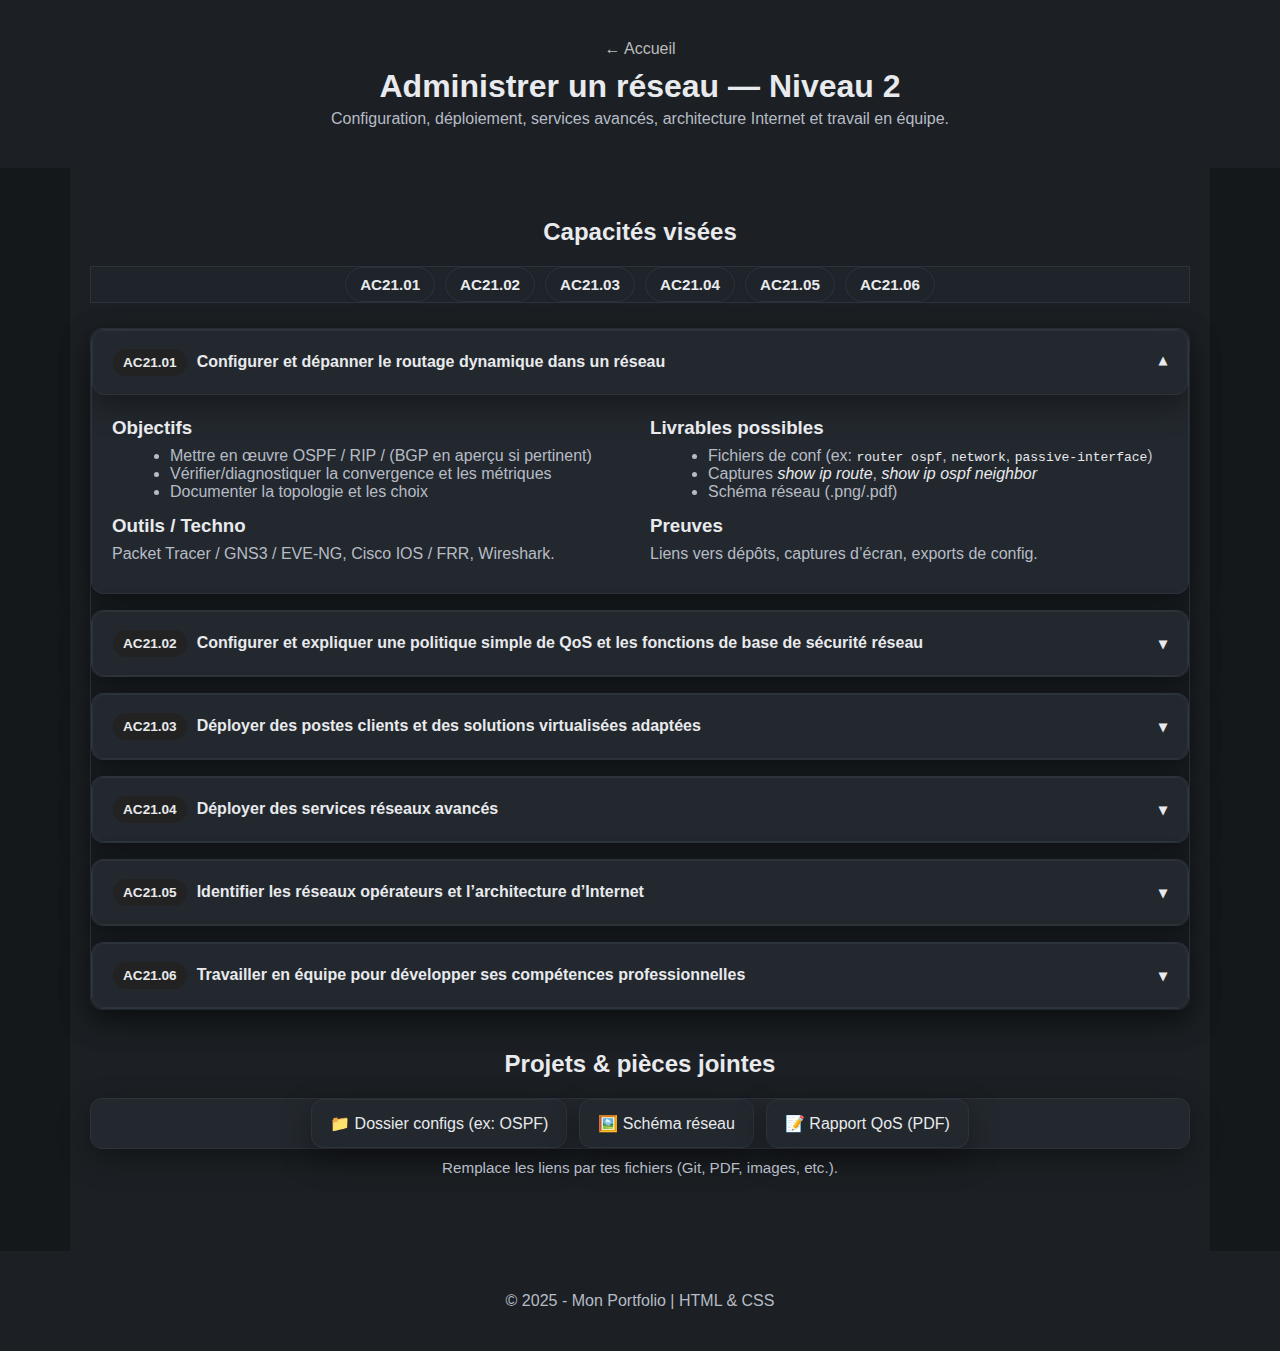
<file: admin.html>
<!DOCTYPE html>
<html lang="fr">
<head>
  <meta charset="UTF-8" />
  <meta name="viewport" content="width=device-width, initial-scale=1.0"/>
  <title>Administrer — Mon Portfolio</title>
  <link rel="stylesheet" href="css/style.css"/>
</head>
<body>
  <header class="subheader">
    <div class="container">
      <a class="backlink" href="index.html">← Accueil</a>
      <h1>Administrer un réseau — Niveau 2</h1>
      <p class="subtitle">
        Configuration, déploiement, services avancés, architecture Internet et travail en équipe.
      </p>
    </div>
  </header>

  <main class="page">
    <!-- Résumé visuel des capacités -->
    <section class="capabilities">
      <h2>Capacités visées</h2>
      <ul class="badges">
        <li class="badge">AC21.01</li>
        <li class="badge">AC21.02</li>
        <li class="badge">AC21.03</li>
        <li class="badge">AC21.04</li>
        <li class="badge">AC21.05</li>
        <li class="badge">AC21.06</li>
      </ul>
    </section>

    <!-- Grille des sections pliables (une par AC) -->
    <section class="accordion-grid">

      <!-- AC21.01 -->
      <details class="accordion" open>
        <summary>
          <span class="tag">AC21.01</span>
          Configurer et dépanner le routage dynamique dans un réseau
        </summary>
        <div class="content">
          <div class="two-col">
            <div>
              <h3>Objectifs</h3>
              <ul>
                <li>Mettre en œuvre OSPF / RIP / (BGP en aperçu si pertinent)</li>
                <li>Vérifier/diagnostiquer la convergence et les métriques</li>
                <li>Documenter la topologie et les choix</li>
              </ul>
              <h3>Outils / Techno</h3>
              <p>Packet Tracer / GNS3 / EVE-NG, Cisco IOS / FRR, Wireshark.</p>
            </div>
            <div>
              <h3>Livrables possibles</h3>
              <ul>
                <li>Fichiers de conf (ex: <code>router ospf</code>, <code>network</code>, <code>passive-interface</code>)</li>
                <li>Captures <em>show ip route</em>, <em>show ip ospf neighbor</em></li>
                <li>Schéma réseau (.png/.pdf)</li>
              </ul>
              <h3>Preuves</h3>
              <p>Liens vers dépôts, captures d’écran, exports de config.</p>
            </div>
          </div>
        </div>
      </details>

      <!-- AC21.02 -->
      <details class="accordion">
        <summary>
          <span class="tag">AC21.02</span>
          Configurer et expliquer une politique simple de QoS et les fonctions de base de sécurité réseau
        </summary>
        <div class="content">
          <div class="two-col">
            <div>
              <h3>Objectifs</h3>
              <ul>
                <li>Classification/Marquage (DSCP), file d’attente, shaping/policing</li>
                <li>Listes de contrôle d’accès (ACL) et concepts de base (NAT, port-security)</li>
              </ul>
              <h3>Outils / Techno</h3>
              <p>Cisco QoS, tc (Linux), iptables/nftables, Wireshark (DSCP).</p>
            </div>
            <div>
              <h3>Livrables possibles</h3>
              <ul>
                <li>Politique QoS documentée (table DSCP → files)</li>
                <li>Extraits de conf (ACL, class-map, policy-map)</li>
                <li>Tests (iperf3) + graphiques latence/débit</li>
              </ul>
              <h3>Preuves</h3>
              <p>Captures de trames, mesures avant/après, mini-rapport explicatif.</p>
            </div>
          </div>
        </div>
      </details>

      <!-- AC21.03 -->
      <details class="accordion">
        <summary>
          <span class="tag">AC21.03</span>
          Déployer des postes clients et des solutions virtualisées adaptées
        </summary>
        <div class="content">
          <div class="two-col">
            <div>
              <h3>Objectifs</h3>
              <ul>
                <li>Images, sysprep, scripts d’install (Windows/Linux)</li>
                <li>Virtualisation (VirtualBox/VMware/Proxmox) & templates</li>
                <li>Durcissement de base (MAJ, comptes, pare-feu)</li>
              </ul>
              <h3>Outils / Techno</h3>
              <p>PXE, MDT/WSUS, Ansible, Cloud-Init, Proxmox/KVM.</p>
            </div>
            <div>
              <h3>Livrables possibles</h3>
              <ul>
                <li>Procédures pas-à-pas (PDF/MD)</li>
                <li>Playbooks / scripts</li>
                <li>Tableau comparatif des choix (RAM, vCPU, stockage)</li>
              </ul>
              <h3>Preuves</h3>
              <p>Captures d’install, inventaire, export VM/template.</p>
            </div>
          </div>
        </div>
      </details>

      <!-- AC21.04 -->
      <details class="accordion">
        <summary>
          <span class="tag">AC21.04</span>
          Déployer des services réseaux avancés
        </summary>
        <div class="content">
          <div class="two-col">
            <div>
              <h3>Objectifs</h3>
              <ul>
                <li>DNS/DHCP, NTP, reverse-proxy, VLAN/Inter-VLAN</li>
                <li>HA/Load-Balancing (selon contexte)</li>
                <li>Supervision de base (SNMP/agents)</li>
              </ul>
              <h3>Outils / Techno</h3>
              <p>Bind/Unbound, Kea/ISC-DHCP, HAProxy/Nginx, NetBox.</p>
            </div>
            <div>
              <h3>Livrables possibles</h3>
              <ul>
                <li>Fichiers de zone DNS, conf DHCP (scopes, réservations)</li>
                <li>Schéma logique des services</li>
                <li>Checklist de validation (tests de résolution/attribution)</li>
              </ul>
              <h3>Preuves</h3>
              <p>Logs, commandes de test (<code>dig</code>, <code>nslookup</code>, <code>ipconfig/lease</code>).</p>
            </div>
          </div>
        </div>
      </details>

      <!-- AC21.05 -->
      <details class="accordion">
        <summary>
          <span class="tag">AC21.05</span>
          Identifier les réseaux opérateurs et l’architecture d’Internet
        </summary>
        <div class="content">
          <div class="two-col">
            <div>
              <h3>Objectifs</h3>
              <ul>
                <li>AS/BGP (haut niveau), IXPs, peering/transit</li>
                <li>Adressage public/privé, RPKI (aperçu)</li>
              </ul>
              <h3>Outils / Techno</h3>
              <p>Traceroute, Looking Glass, RIPEstat, bgp.tools (réf.).</p>
            </div>
            <div>
              <h3>Livrables possibles</h3>
              <ul>
                <li>Carte d’un chemin AS (schéma)</li>
                <li>Mini-dossier explicatif (2–3 pages)</li>
                <li>Étude de cas (FAI local / campus)</li>
              </ul>
              <h3>Preuves</h3>
              <p>Sorties d’outils (traceroute/LG), captures, références.</p>
            </div>
          </div>
        </div>
      </details>

      <!-- AC21.06 -->
      <details class="accordion">
        <summary>
          <span class="tag">AC21.06</span>
          Travailler en équipe pour développer ses compétences professionnelles
        </summary>
        <div class="content">
          <div class="two-col">
            <div>
              <h3>Objectifs</h3>
              <ul>
                <li>Organisation (Kanban/Scrum léger), rôles, livrables</li>
                <li>Versionning & revues (Git)</li>
                <li>Communication & documentation</li>
              </ul>
              <h3>Outils / Techno</h3>
              <p>GitHub/GitLab, Issues/MR, Kanban (Projects/Boards), Wiki.</p>
            </div>
            <div>
              <h3>Livrables possibles</h3>
              <ul>
                <li>Roadmap + issues assignées</li>
                <li>Templates (PR/issue), conventions</li>
                <li>Rétrospective (forces/axes d’amélioration)</li>
              </ul>
              <h3>Preuves</h3>
              <p>Captures de boards, liens de PR, journal de bord.</p>
            </div>
          </div>
        </div>
      </details>

    </section>

    <!-- Zone projets / pièces jointes -->
    <section class="projects">
      <h2>Projets & pièces jointes</h2>
      <div class="cards-attachments">
        <a class="attach-card" href="#" target="_blank" rel="noopener">📁 Dossier configs (ex: OSPF)</a>
        <a class="attach-card" href="#" target="_blank" rel="noopener">🖼️ Schéma réseau</a>
        <a class="attach-card" href="#" target="_blank" rel="noopener">📝 Rapport QoS (PDF)</a>
      </div>
      <p class="hint">Remplace les liens par tes fichiers (Git, PDF, images, etc.).</p>
    </section>
  </main>

  <footer>
    <p>© 2025 - Mon Portfolio | HTML & CSS</p>
  </footer>
</body>
</html>
</file>
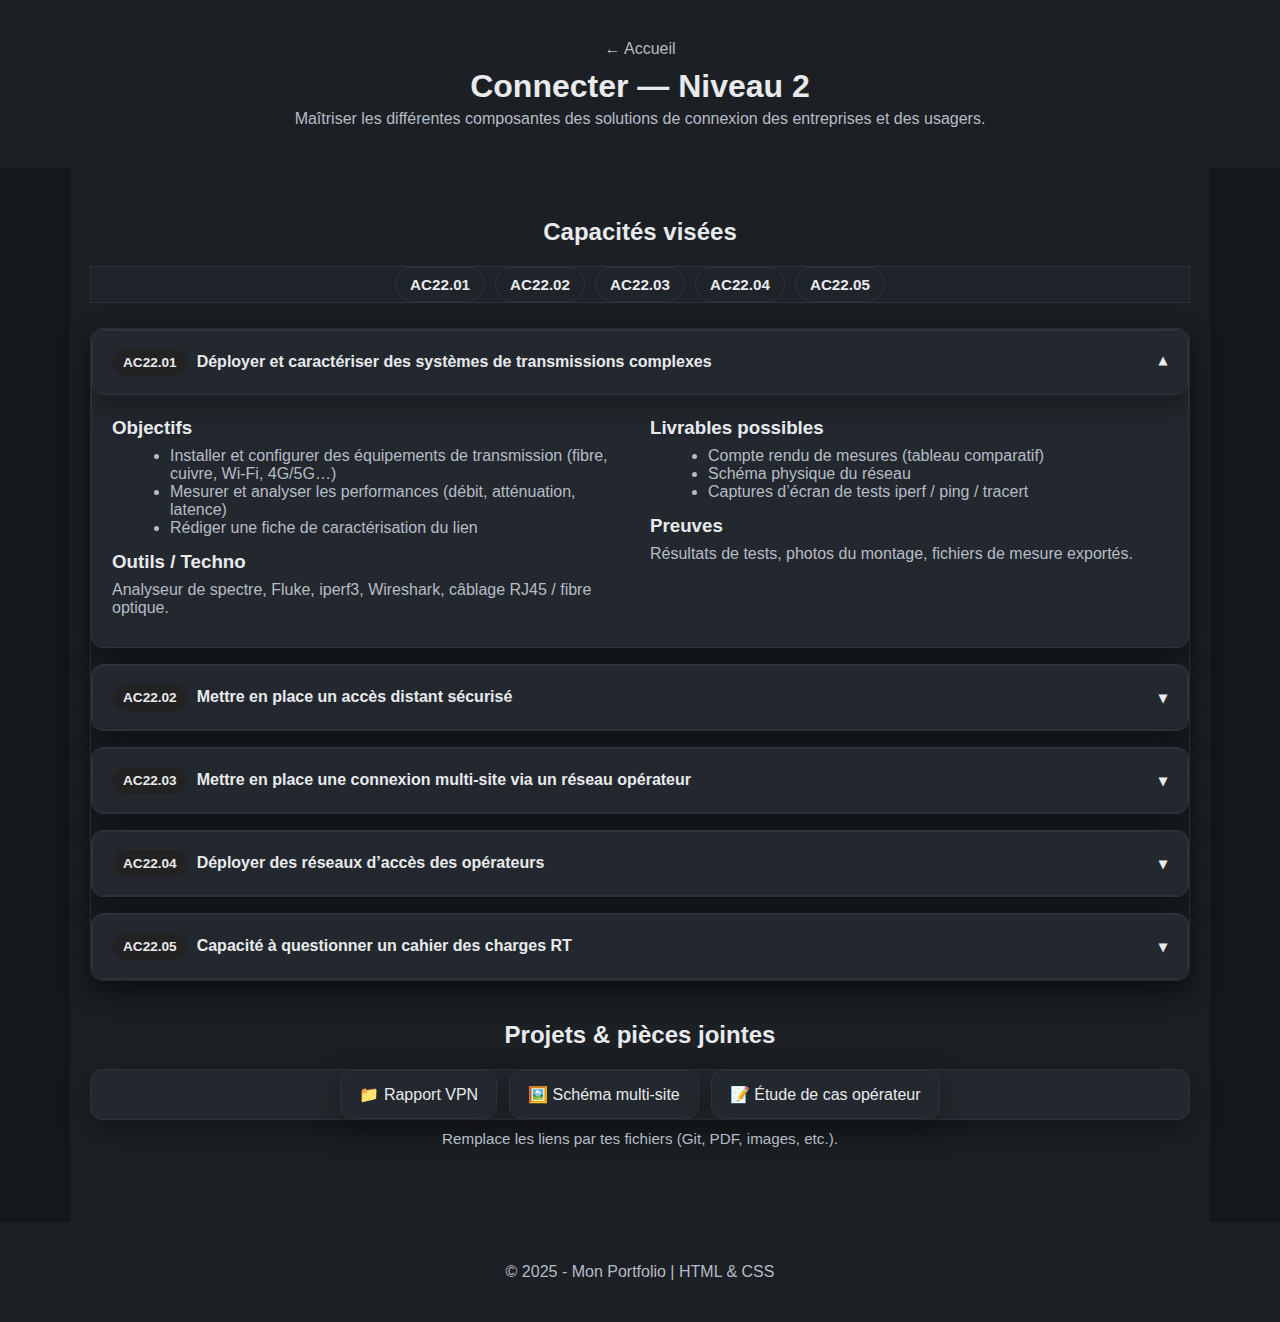
<file: connecter.html>
<!DOCTYPE html>
<html lang="fr">
<head>
  <meta charset="UTF-8" />
  <meta name="viewport" content="width=device-width, initial-scale=1.0"/>
  <title>Connecter — Mon Portfolio</title>
  <link rel="stylesheet" href="css/style.css"/>
</head>
<body>
  <header class="subheader">
    <div class="container">
      <a class="backlink" href="index.html">← Accueil</a>
      <h1>Connecter — Niveau 2</h1>
      <p class="subtitle">
        Maîtriser les différentes composantes des solutions de connexion des entreprises et des usagers.
      </p>
    </div>
  </header>

  <main class="page">
    <!-- Résumé visuel des capacités -->
    <section class="capabilities">
      <h2>Capacités visées</h2>
      <ul class="badges">
        <li class="badge">AC22.01</li>
        <li class="badge">AC22.02</li>
        <li class="badge">AC22.03</li>
        <li class="badge">AC22.04</li>
        <li class="badge">AC22.05</li>
      </ul>
    </section>

    <!-- Grille des sections pliables -->
    <section class="accordion-grid">

      <!-- AC22.01 -->
      <details class="accordion" open>
        <summary>
          <span class="tag">AC22.01</span>
          Déployer et caractériser des systèmes de transmissions complexes
        </summary>
        <div class="content">
          <div class="two-col">
            <div>
              <h3>Objectifs</h3>
              <ul>
                <li>Installer et configurer des équipements de transmission (fibre, cuivre, Wi-Fi, 4G/5G…)</li>
                <li>Mesurer et analyser les performances (débit, atténuation, latence)</li>
                <li>Rédiger une fiche de caractérisation du lien</li>
              </ul>
              <h3>Outils / Techno</h3>
              <p>Analyseur de spectre, Fluke, iperf3, Wireshark, câblage RJ45 / fibre optique.</p>
            </div>
            <div>
              <h3>Livrables possibles</h3>
              <ul>
                <li>Compte rendu de mesures (tableau comparatif)</li>
                <li>Schéma physique du réseau</li>
                <li>Captures d’écran de tests iperf / ping / tracert</li>
              </ul>
              <h3>Preuves</h3>
              <p>Résultats de tests, photos du montage, fichiers de mesure exportés.</p>
            </div>
          </div>
        </div>
      </details>

      <!-- AC22.02 -->
      <details class="accordion">
        <summary>
          <span class="tag">AC22.02</span>
          Mettre en place un accès distant sécurisé
        </summary>
        <div class="content">
          <div class="two-col">
            <div>
              <h3>Objectifs</h3>
              <ul>
                <li>Configurer un VPN site-à-site et/ou client-serveur (OpenVPN, IPsec)</li>
                <li>Gérer l’authentification et les certificats</li>
                <li>Vérifier l’isolation et la sécurité du tunnel</li>
              </ul>
              <h3>Outils / Techno</h3>
              <p>OpenVPN, WireGuard, IPsec, pfSense, Cisco AnyConnect.</p>
            </div>
            <div>
              <h3>Livrables possibles</h3>
              <ul>
                <li>Topologie réseau avec tunnel VPN</li>
                <li>Fichier de configuration (.ovpn / .conf)</li>
                <li>Rapport de test d’accès distant</li>
              </ul>
              <h3>Preuves</h3>
              <p>Captures de connexions VPN, journaux, démonstration vidéo.</p>
            </div>
          </div>
        </div>
      </details>

      <!-- AC22.03 -->
      <details class="accordion">
        <summary>
          <span class="tag">AC22.03</span>
          Mettre en place une connexion multi-site via un réseau opérateur
        </summary>
        <div class="content">
          <div class="two-col">
            <div>
              <h3>Objectifs</h3>
              <ul>
                <li>Configurer un lien WAN entre plusieurs sites</li>
                <li>Mettre en œuvre une interconnexion MPLS ou VPN multi-site</li>
                <li>Assurer la redondance et la supervision</li>
              </ul>
              <h3>Outils / Techno</h3>
              <p>MPLS (simulation), BGP de base, VPN site-à-site, OSPF multi-zone.</p>
            </div>
            <div>
              <h3>Livrables possibles</h3>
              <ul>
                <li>Diagramme multi-site (schéma logique et IP)</li>
                <li>Fichier de configuration des routeurs</li>
                <li>Analyse de performance inter-sites</li>
              </ul>
              <h3>Preuves</h3>
              <p>Sorties de routage, tables BGP/OSPF, résultats de supervision.</p>
            </div>
          </div>
        </div>
      </details>

      <!-- AC22.04 -->
      <details class="accordion">
        <summary>
          <span class="tag">AC22.04</span>
          Déployer des réseaux d’accès des opérateurs
        </summary>
        <div class="content">
          <div class="two-col">
            <div>
              <h3>Objectifs</h3>
              <ul>
                <li>Mettre en œuvre les réseaux FTTH / FTTx et réseaux mobiles</li>
                <li>Découvrir les principes de GPON, VLAN opérateur, QoS opérateur</li>
                <li>Identifier les contraintes physiques et réglementaires</li>
              </ul>
              <h3>Outils / Techno</h3>
              <p>OLT / ONT simulés, VLAN 802.1Q, fibre optique, GPON labs.</p>
            </div>
            <div>
              <h3>Livrables possibles</h3>
              <ul>
                <li>Schéma d’architecture opérateur</li>
                <li>Plan de VLAN opérateur/client</li>
                <li>Mini-dossier explicatif (technologies, protocoles, contraintes)</li>
              </ul>
              <h3>Preuves</h3>
              <p>Photos du câblage, sortie de configuration VLAN, tests de latence.</p>
            </div>
          </div>
        </div>
      </details>

      <!-- AC22.05 -->
      <details class="accordion">
        <summary>
          <span class="tag">AC22.05</span>
          Capacité à questionner un cahier des charges RT
        </summary>
        <div class="content">
          <div class="two-col">
            <div>
              <h3>Objectifs</h3>
              <ul>
                <li>Analyser les besoins techniques d’un cahier des charges réseau</li>
                <li>Identifier les contraintes (délais, budget, technologies)</li>
                <li>Proposer une architecture adaptée</li>
              </ul>
              <h3>Outils / Méthodes</h3>
              <p>Analyse fonctionnelle, diagrammes, modélisation, étude comparative.</p>
            </div>
            <div>
              <h3>Livrables possibles</h3>
              <ul>
                <li>Compte rendu d’analyse</li>
                <li>Proposition d’architecture</li>
                <li>Tableau de synthèse des contraintes et besoins</li>
              </ul>
              <h3>Preuves</h3>
              <p>Document PDF d’étude, tableau récapitulatif, notes de réunion.</p>
            </div>
          </div>
        </div>
      </details>

    </section>

    <!-- Zone projets / pièces jointes -->
    <section class="projects">
      <h2>Projets & pièces jointes</h2>
      <div class="cards-attachments">
        <a class="attach-card" href="#" target="_blank" rel="noopener">📁 Rapport VPN</a>
        <a class="attach-card" href="#" target="_blank" rel="noopener">🖼️ Schéma multi-site</a>
        <a class="attach-card" href="#" target="_blank" rel="noopener">📝 Étude de cas opérateur</a>
      </div>
      <p class="hint">Remplace les liens par tes fichiers (Git, PDF, images, etc.).</p>
    </section>
  </main>

  <footer>
    <p>© 2025 - Mon Portfolio | HTML & CSS</p>
  </footer>
</body>
</html>
</file>
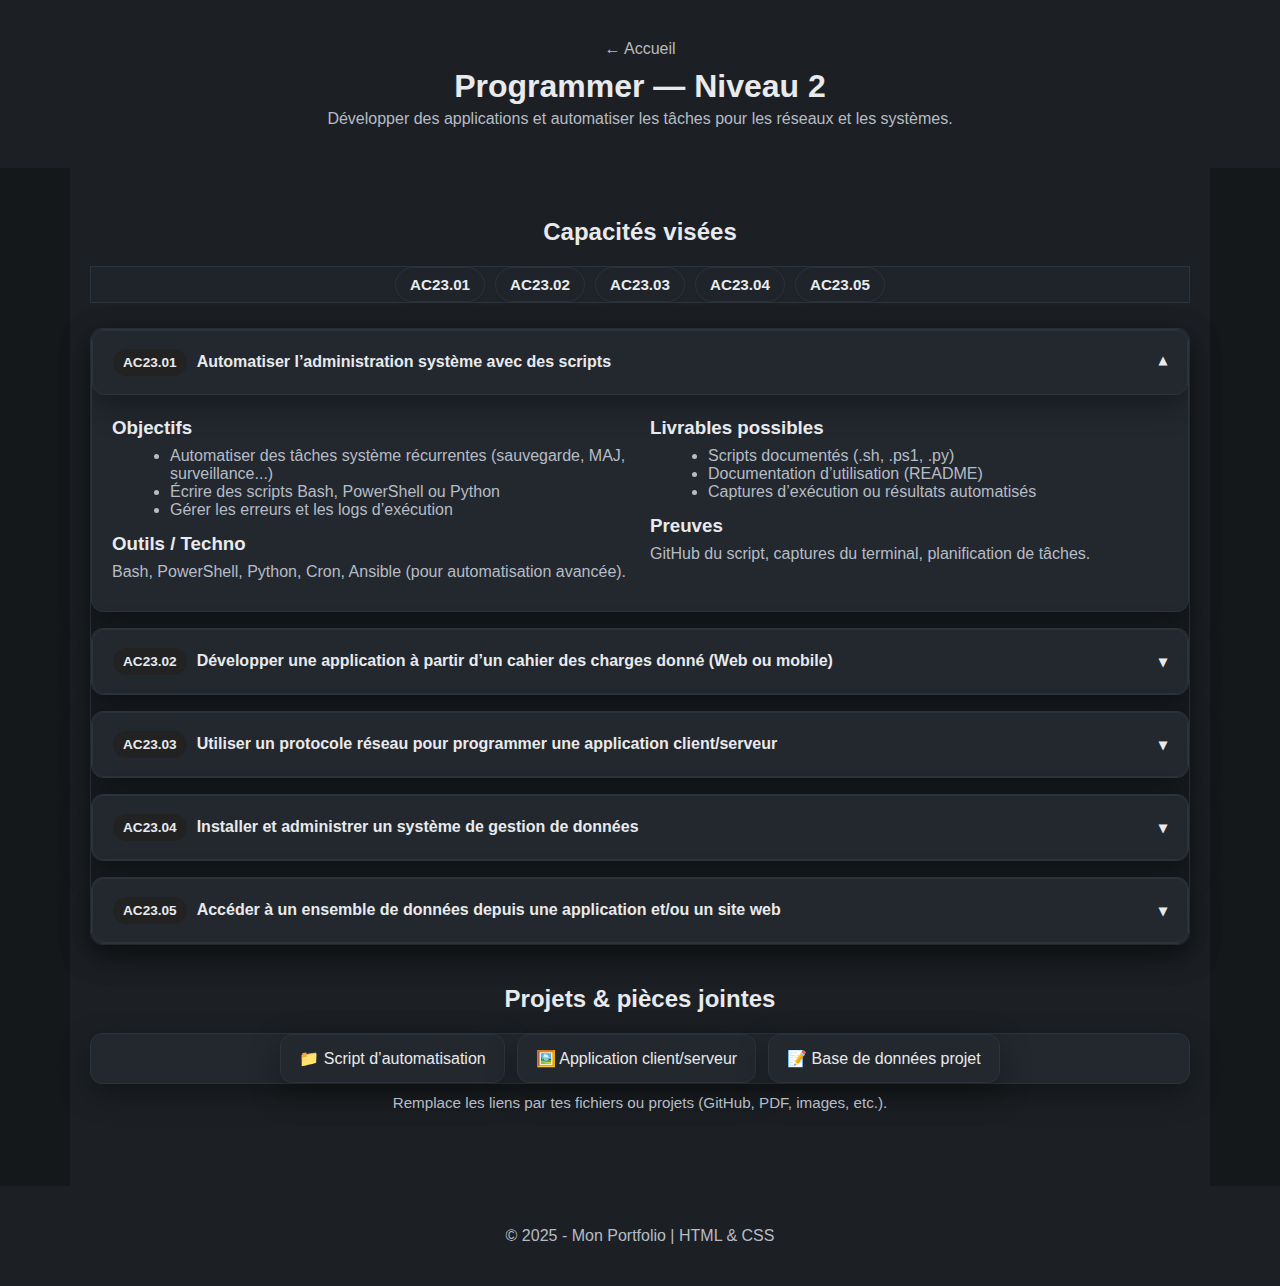
<file: programmer.html>
<!DOCTYPE html>
<html lang="fr">
<head>
  <meta charset="UTF-8" />
  <meta name="viewport" content="width=device-width, initial-scale=1.0"/>
  <title>Programmer — Mon Portfolio</title>
  <link rel="stylesheet" href="css/style.css"/>
</head>
<body>
  <header class="subheader">
    <div class="container">
      <a class="backlink" href="index.html">← Accueil</a>
      <h1>Programmer — Niveau 2</h1>
      <p class="subtitle">
        Développer des applications et automatiser les tâches pour les réseaux et les systèmes.
      </p>
    </div>
  </header>

  <main class="page">
    <!-- Résumé visuel des capacités -->
    <section class="capabilities">
      <h2>Capacités visées</h2>
      <ul class="badges">
        <li class="badge">AC23.01</li>
        <li class="badge">AC23.02</li>
        <li class="badge">AC23.03</li>
        <li class="badge">AC23.04</li>
        <li class="badge">AC23.05</li>
      </ul>
    </section>

    <!-- Grille des sections pliables -->
    <section class="accordion-grid">

      <!-- AC23.01 -->
      <details class="accordion" open>
        <summary>
          <span class="tag">AC23.01</span>
          Automatiser l’administration système avec des scripts
        </summary>
        <div class="content">
          <div class="two-col">
            <div>
              <h3>Objectifs</h3>
              <ul>
                <li>Automatiser des tâches système récurrentes (sauvegarde, MAJ, surveillance...)</li>
                <li>Écrire des scripts Bash, PowerShell ou Python</li>
                <li>Gérer les erreurs et les logs d’exécution</li>
              </ul>
              <h3>Outils / Techno</h3>
              <p>Bash, PowerShell, Python, Cron, Ansible (pour automatisation avancée).</p>
            </div>
            <div>
              <h3>Livrables possibles</h3>
              <ul>
                <li>Scripts documentés (.sh, .ps1, .py)</li>
                <li>Documentation d’utilisation (README)</li>
                <li>Captures d’exécution ou résultats automatisés</li>
              </ul>
              <h3>Preuves</h3>
              <p>GitHub du script, captures du terminal, planification de tâches.</p>
            </div>
          </div>
        </div>
      </details>

      <!-- AC23.02 -->
      <details class="accordion">
        <summary>
          <span class="tag">AC23.02</span>
          Développer une application à partir d’un cahier des charges donné (Web ou mobile)
        </summary>
        <div class="content">
          <div class="two-col">
            <div>
              <h3>Objectifs</h3>
              <ul>
                <li>Analyser un besoin et concevoir une solution adaptée</li>
                <li>Développer une interface Web (HTML/CSS/JS) ou mobile</li>
                <li>Respecter les bonnes pratiques de développement</li>
              </ul>
              <h3>Outils / Techno</h3>
              <p>HTML, CSS, JavaScript, Python (Flask/Django), PHP, React, Flutter.</p>
            </div>
            <div>
              <h3>Livrables possibles</h3>
              <ul>
                <li>Cahier des charges fonctionnel</li>
                <li>Code source de l’application</li>
                <li>Maquette ou démo du projet</li>
              </ul>
              <h3>Preuves</h3>
              <p>GitHub, captures d’écran, documentation technique.</p>
            </div>
          </div>
        </div>
      </details>

      <!-- AC23.03 -->
      <details class="accordion">
        <summary>
          <span class="tag">AC23.03</span>
          Utiliser un protocole réseau pour programmer une application client/serveur
        </summary>
        <div class="content">
          <div class="two-col">
            <div>
              <h3>Objectifs</h3>
              <ul>
                <li>Programmer une communication client/serveur (sockets TCP/UDP)</li>
                <li>Échanger des données via HTTP, FTP, SMTP, MQTT…</li>
                <li>Comprendre les en-têtes, les ports et la synchronisation</li>
              </ul>
              <h3>Outils / Techno</h3>
              <p>Python (sockets, Flask), Node.js, Java, Wireshark pour l’analyse réseau.</p>
            </div>
            <div>
              <h3>Livrables possibles</h3>
              <ul>
                <li>Code de l’application client/serveur</li>
                <li>Documentation du protocole utilisé</li>
                <li>Diagramme de communication</li>
              </ul>
              <h3>Preuves</h3>
              <p>Captures Wireshark, logs d’échanges, vidéo démonstrative.</p>
            </div>
          </div>
        </div>
      </details>

      <!-- AC23.04 -->
      <details class="accordion">
        <summary>
          <span class="tag">AC23.04</span>
          Installer et administrer un système de gestion de données
        </summary>
        <div class="content">
          <div class="two-col">
            <div>
              <h3>Objectifs</h3>
              <ul>
                <li>Installer et configurer un SGBD (MySQL, PostgreSQL...)</li>
                <li>Créer des bases, tables, vues et relations</li>
                <li>Mettre en place des sauvegardes et des droits d’accès</li>
              </ul>
              <h3>Outils / Techno</h3>
              <p>MySQL, PostgreSQL, SQLite, phpMyAdmin, pgAdmin, Docker.</p>
            </div>
            <div>
              <h3>Livrables possibles</h3>
              <ul>
                <li>Scripts SQL (création et insertion de données)</li>
                <li>Schéma de base de données</li>
                <li>Procédure d’installation / sauvegarde</li>
              </ul>
              <h3>Preuves</h3>
              <p>Exports SQL, captures de tables, dump de base de données.</p>
            </div>
          </div>
        </div>
      </details>

      <!-- AC23.05 -->
      <details class="accordion">
        <summary>
          <span class="tag">AC23.05</span>
          Accéder à un ensemble de données depuis une application et/ou un site web
        </summary>
        <div class="content">
          <div class="two-col">
            <div>
              <h3>Objectifs</h3>
              <ul>
                <li>Connecter une application à une base de données</li>
                <li>Manipuler des données via API ou ORM</li>
                <li>Afficher les résultats de manière dynamique</li>
              </ul>
              <h3>Outils / Techno</h3>
              <p>Python (SQLAlchemy, Flask), PHP/MySQL, REST API, Fetch/Axios, JSON.</p>
            </div>
            <div>
              <h3>Livrables possibles</h3>
              <ul>
                <li>Application connectée à une base</li>
                <li>Documentation API</li>
                <li>Schéma de l’architecture client/serveur</li>
              </ul>
              <h3>Preuves</h3>
              <p>Captures, logs de requêtes, démonstration vidéo.</p>
            </div>
          </div>
        </div>
      </details>

    </section>

    <!-- Zone projets / pièces jointes -->
    <section class="projects">
      <h2>Projets & pièces jointes</h2>
      <div class="cards-attachments">
        <a class="attach-card" href="#" target="_blank" rel="noopener">📁 Script d’automatisation</a>
        <a class="attach-card" href="#" target="_blank" rel="noopener">🖼️ Application client/serveur</a>
        <a class="attach-card" href="#" target="_blank" rel="noopener">📝 Base de données projet</a>
      </div>
      <p class="hint">Remplace les liens par tes fichiers ou projets (GitHub, PDF, images, etc.).</p>
    </section>
  </main>

  <footer>
    <p>© 2025 - Mon Portfolio | HTML & CSS</p>
  </footer>
</body>
</html>
</file>
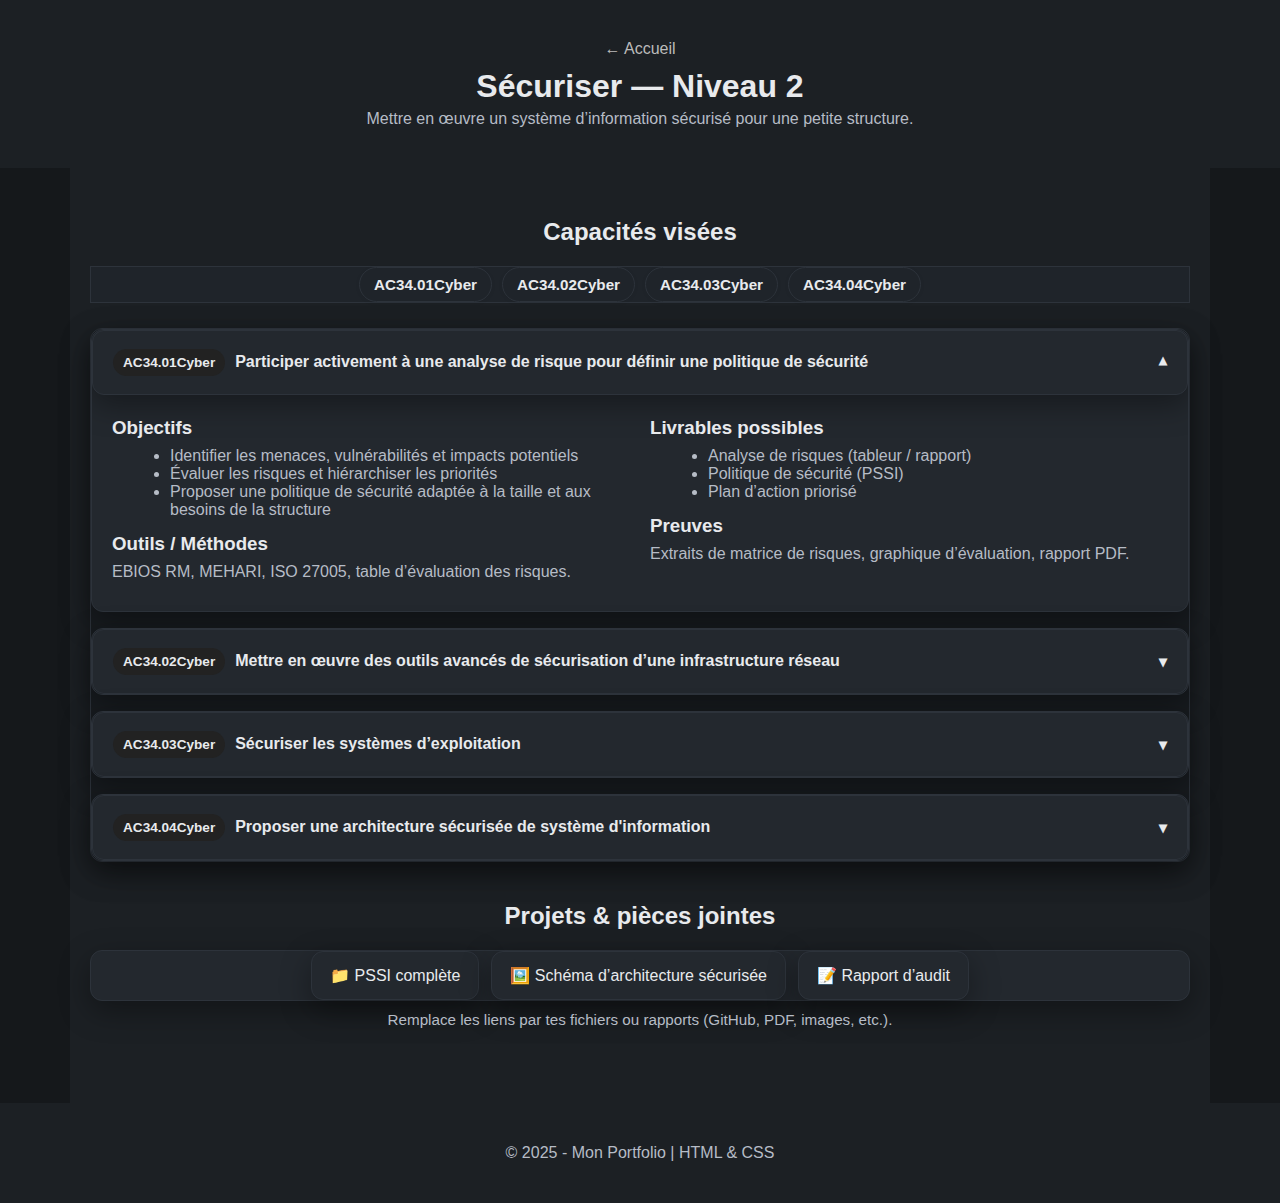
<file: securiser.html>
<!DOCTYPE html>
<html lang="fr">
<head>
  <meta charset="UTF-8" />
  <meta name="viewport" content="width=device-width, initial-scale=1.0"/>
  <title>Sécuriser — Mon Portfolio</title>
  <link rel="stylesheet" href="css/style.css"/>
</head>
<body>
  <header class="subheader">
    <div class="container">
      <a class="backlink" href="index.html">← Accueil</a>
      <h1>Sécuriser — Niveau 2</h1>
      <p class="subtitle">
        Mettre en œuvre un système d’information sécurisé pour une petite structure.
      </p>
    </div>
  </header>

  <main class="page">
    <!-- Résumé visuel des capacités -->
    <section class="capabilities">
      <h2>Capacités visées</h2>
      <ul class="badges">
        <li class="badge">AC34.01Cyber</li>
        <li class="badge">AC34.02Cyber</li>
        <li class="badge">AC34.03Cyber</li>
        <li class="badge">AC34.04Cyber</li>
      </ul>
    </section>

    <!-- Grille des sections pliables -->
    <section class="accordion-grid">

      <!-- AC34.01Cyber -->
      <details class="accordion" open>
        <summary>
          <span class="tag">AC34.01Cyber</span>
          Participer activement à une analyse de risque pour définir une politique de sécurité
        </summary>
        <div class="content">
          <div class="two-col">
            <div>
              <h3>Objectifs</h3>
              <ul>
                <li>Identifier les menaces, vulnérabilités et impacts potentiels</li>
                <li>Évaluer les risques et hiérarchiser les priorités</li>
                <li>Proposer une politique de sécurité adaptée à la taille et aux besoins de la structure</li>
              </ul>
              <h3>Outils / Méthodes</h3>
              <p>EBIOS RM, MEHARI, ISO 27005, table d’évaluation des risques.</p>
            </div>
            <div>
              <h3>Livrables possibles</h3>
              <ul>
                <li>Analyse de risques (tableur / rapport)</li>
                <li>Politique de sécurité (PSSI)</li>
                <li>Plan d’action priorisé</li>
              </ul>
              <h3>Preuves</h3>
              <p>Extraits de matrice de risques, graphique d’évaluation, rapport PDF.</p>
            </div>
          </div>
        </div>
      </details>

      <!-- AC34.02Cyber -->
      <details class="accordion">
        <summary>
          <span class="tag">AC34.02Cyber</span>
          Mettre en œuvre des outils avancés de sécurisation d’une infrastructure réseau
        </summary>
        <div class="content">
          <div class="two-col">
            <div>
              <h3>Objectifs</h3>
              <ul>
                <li>Installer et configurer des pare-feux, IDS/IPS, et proxies</li>
                <li>Mettre en place la segmentation réseau (VLAN, DMZ)</li>
                <li>Appliquer le principe du moindre privilège</li>
              </ul>
              <h3>Outils / Techno</h3>
              <p>pfSense, Suricata, Snort, Nginx reverse-proxy, VLAN Cisco / Linux, Fail2Ban.</p>
            </div>
            <div>
              <h3>Livrables possibles</h3>
              <ul>
                <li>Schéma d’architecture réseau sécurisé</li>
                <li>Configurations de pare-feu / VLAN</li>
                <li>Rapport de tests de filtrage</li>
              </ul>
              <h3>Preuves</h3>
              <p>Captures d’écran, logs d’alertes IDS, exports de configuration.</p>
            </div>
          </div>
        </div>
      </details>

      <!-- AC34.03Cyber -->
      <details class="accordion">
        <summary>
          <span class="tag">AC34.03Cyber</span>
          Sécuriser les systèmes d’exploitation
        </summary>
        <div class="content">
          <div class="two-col">
            <div>
              <h3>Objectifs</h3>
              <ul>
                <li>Durcir les systèmes Windows et Linux</li>
                <li>Gérer les droits utilisateurs, services et mises à jour</li>
                <li>Configurer les journaux et la surveillance locale</li>
              </ul>
              <h3>Outils / Techno</h3>
              <p>Windows Defender, GPO, Auditpol, Fail2ban, Lynis, SELinux, AppArmor.</p>
            </div>
            <div>
              <h3>Livrables possibles</h3>
              <ul>
                <li>Procédure de durcissement (checklist)</li>
                <li>Rapport d’audit sécurité</li>
                <li>Journal d’événements avant/après durcissement</li>
              </ul>
              <h3>Preuves</h3>
              <p>Captures de configurations, rapports d’outils, scripts d’automatisation.</p>
            </div>
          </div>
        </div>
      </details>

      <!-- AC34.04Cyber -->
      <details class="accordion">
        <summary>
          <span class="tag">AC34.04Cyber</span>
          Proposer une architecture sécurisée de système d'information
        </summary>
        <div class="content">
          <div class="two-col">
            <div>
              <h3>Objectifs</h3>
              <ul>
                <li>Concevoir une architecture réseau résiliente et segmentée</li>
                <li>Intégrer les mécanismes de sécurité (authentification, sauvegarde, supervision)</li>
                <li>Prévoir les plans de continuité et de reprise d’activité (PCA/PRA)</li>
              </ul>
              <h3>Outils / Techno</h3>
              <p>Virtualisation, VLAN, Active Directory, pfSense, GLPI, sauvegardes automatiques, monitoring.</p>
            </div>
            <div>
              <h3>Livrables possibles</h3>
              <ul>
                <li>Schéma global du SI sécurisé</li>
                <li>Plan de continuité / PRA</li>
                <li>Documentation d’architecture (PDF / diagrammes)</li>
              </ul>
              <h3>Preuves</h3>
              <p>Schémas, fichiers de configuration, rapport de validation technique.</p>
            </div>
          </div>
        </div>
      </details>

    </section>

    <!-- Zone projets / pièces jointes -->
    <section class="projects">
      <h2>Projets & pièces jointes</h2>
      <div class="cards-attachments">
        <a class="attach-card" href="#" target="_blank" rel="noopener">📁 PSSI complète</a>
        <a class="attach-card" href="#" target="_blank" rel="noopener">🖼️ Schéma d’architecture sécurisée</a>
        <a class="attach-card" href="#" target="_blank" rel="noopener">📝 Rapport d’audit</a>
      </div>
      <p class="hint">Remplace les liens par tes fichiers ou rapports (GitHub, PDF, images, etc.).</p>
    </section>
  </main>

  <footer>
    <p>© 2025 - Mon Portfolio | HTML & CSS</p>
  </footer>
</body>
</html>
</file>
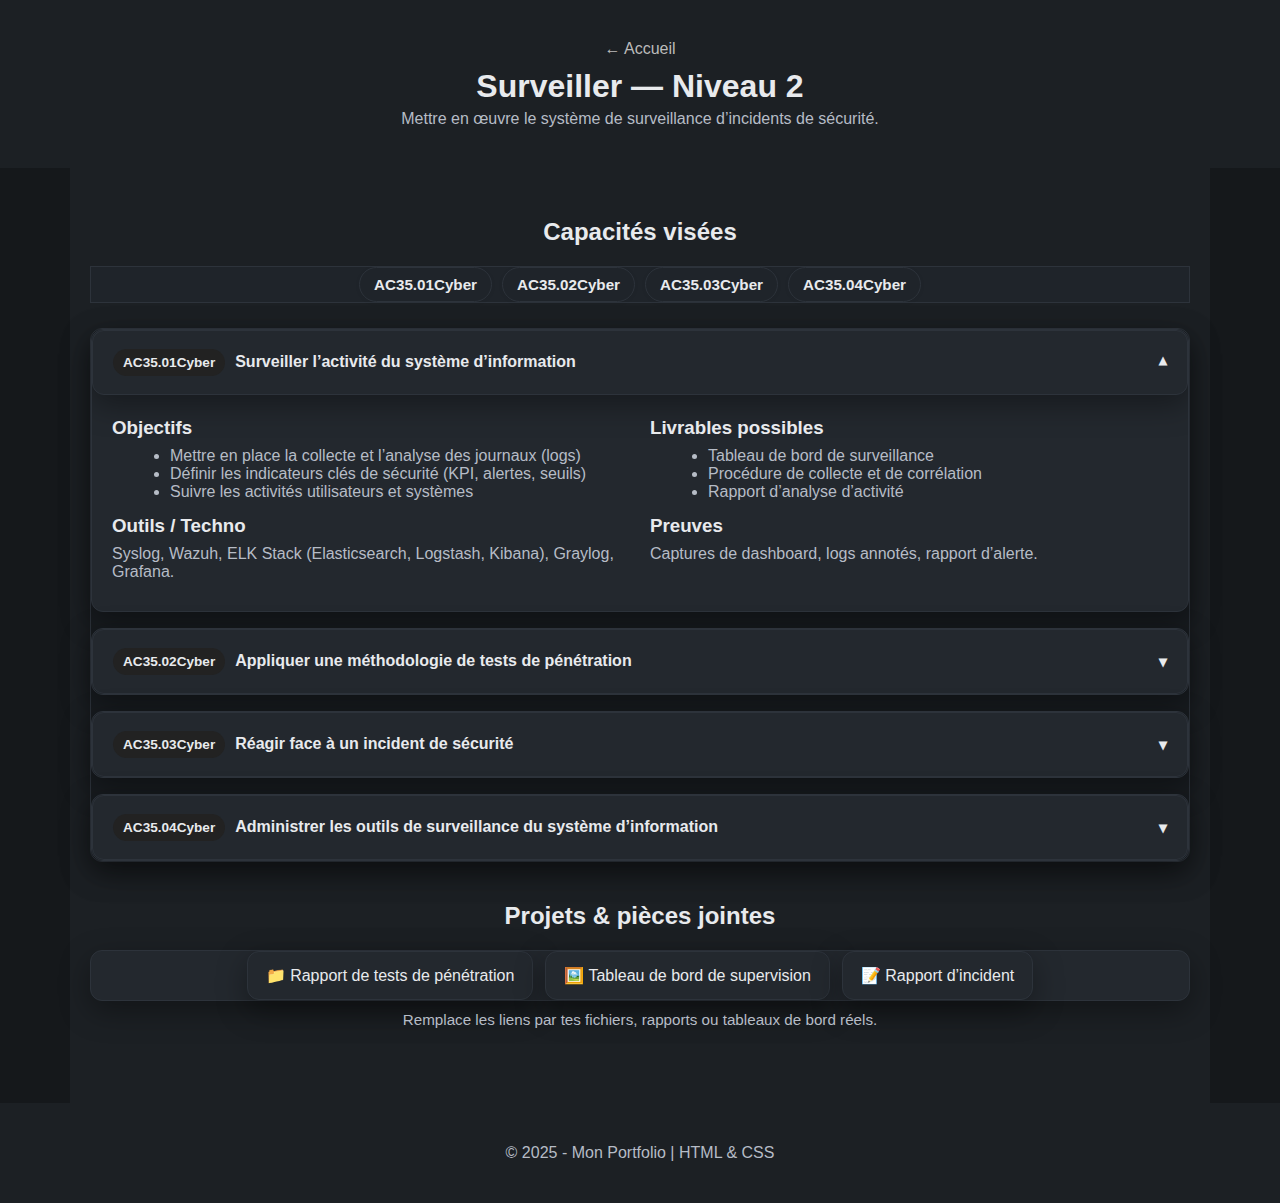
<file: surveiller.html>
<!DOCTYPE html>
<html lang="fr">
<head>
  <meta charset="UTF-8" />
  <meta name="viewport" content="width=device-width, initial-scale=1.0"/>
  <title>Surveiller — Mon Portfolio</title>
  <link rel="stylesheet" href="css/style.css"/>
</head>
<body>
  <header class="subheader">
    <div class="container">
      <a class="backlink" href="index.html">← Accueil</a>
      <h1>Surveiller — Niveau 2</h1>
      <p class="subtitle">
        Mettre en œuvre le système de surveillance d’incidents de sécurité.
      </p>
    </div>
  </header>

  <main class="page">
    <!-- Résumé visuel des capacités -->
    <section class="capabilities">
      <h2>Capacités visées</h2>
      <ul class="badges">
        <li class="badge">AC35.01Cyber</li>
        <li class="badge">AC35.02Cyber</li>
        <li class="badge">AC35.03Cyber</li>
        <li class="badge">AC35.04Cyber</li>
      </ul>
    </section>

    <!-- Grille des sections pliables -->
    <section class="accordion-grid">

      <!-- AC35.01Cyber -->
      <details class="accordion" open>
        <summary>
          <span class="tag">AC35.01Cyber</span>
          Surveiller l’activité du système d’information
        </summary>
        <div class="content">
          <div class="two-col">
            <div>
              <h3>Objectifs</h3>
              <ul>
                <li>Mettre en place la collecte et l’analyse des journaux (logs)</li>
                <li>Définir les indicateurs clés de sécurité (KPI, alertes, seuils)</li>
                <li>Suivre les activités utilisateurs et systèmes</li>
              </ul>
              <h3>Outils / Techno</h3>
              <p>Syslog, Wazuh, ELK Stack (Elasticsearch, Logstash, Kibana), Graylog, Grafana.</p>
            </div>
            <div>
              <h3>Livrables possibles</h3>
              <ul>
                <li>Tableau de bord de surveillance</li>
                <li>Procédure de collecte et de corrélation</li>
                <li>Rapport d’analyse d’activité</li>
              </ul>
              <h3>Preuves</h3>
              <p>Captures de dashboard, logs annotés, rapport d’alerte.</p>
            </div>
          </div>
        </div>
      </details>

      <!-- AC35.02Cyber -->
      <details class="accordion">
        <summary>
          <span class="tag">AC35.02Cyber</span>
          Appliquer une méthodologie de tests de pénétration
        </summary>
        <div class="content">
          <div class="two-col">
            <div>
              <h3>Objectifs</h3>
              <ul>
                <li>Mettre en œuvre un pentest structuré (reconnaissance, scanning, exploitation)</li>
                <li>Identifier et exploiter les vulnérabilités de manière encadrée</li>
                <li>Rédiger un rapport professionnel de test d’intrusion</li>
              </ul>
              <h3>Outils / Techno</h3>
              <p>Kali Linux, Nmap, Metasploit, Burp Suite, Nikto, OWASP ZAP, Nessus.</p>
            </div>
            <div>
              <h3>Livrables possibles</h3>
              <ul>
                <li>Plan de test d’intrusion</li>
                <li>Rapport de vulnérabilités</li>
                <li>Recommandations de correction</li>
              </ul>
              <h3>Preuves</h3>
              <p>Captures des outils, logs d’attaque simulée, rapport d’audit PDF.</p>
            </div>
          </div>
        </div>
      </details>

      <!-- AC35.03Cyber -->
      <details class="accordion">
        <summary>
          <span class="tag">AC35.03Cyber</span>
          Réagir face à un incident de sécurité
        </summary>
        <div class="content">
          <div class="two-col">
            <div>
              <h3>Objectifs</h3>
              <ul>
                <li>Mettre en place une procédure de réponse à incident (PRI)</li>
                <li>Analyser, contenir et éradiquer un incident</li>
                <li>Assurer le retour à la normale et la documentation post-incident</li>
              </ul>
              <h3>Outils / Méthodes</h3>
              <p>Sysmon, Wazuh, Autopsy, Volatility, outils de forensic et de logs d’événements.</p>
            </div>
            <div>
              <h3>Livrables possibles</h3>
              <ul>
                <li>Rapport d’incident complet</li>
                <li>Chronologie et causes identifiées</li>
                <li>Plan d’amélioration et recommandations</li>
              </ul>
              <h3>Preuves</h3>
              <p>Rapports PDF, journaux horodatés, captures d’analyse forensic.</p>
            </div>
          </div>
        </div>
      </details>

      <!-- AC35.04Cyber -->
      <details class="accordion">
        <summary>
          <span class="tag">AC35.04Cyber</span>
          Administrer les outils de surveillance du système d’information
        </summary>
        <div class="content">
          <div class="two-col">
            <div>
              <h3>Objectifs</h3>
              <ul>
                <li>Installer, configurer et maintenir les outils de supervision</li>
                <li>Gérer les alertes, les flux de logs et les tableaux de bord</li>
                <li>Optimiser les performances et les seuils d’alerte</li>
              </ul>
              <h3>Outils / Techno</h3>
              <p>Wazuh, Nagios, Zabbix, Grafana, Prometheus, ELK Stack.</p>
            </div>
            <div>
              <h3>Livrables possibles</h3>
              <ul>
                <li>Configuration de la plateforme SIEM / NMS</li>
                <li>Documentation technique (tutoriel / manuel d’administration)</li>
                <li>Tableaux de bord de supervision</li>
              </ul>
              <h3>Preuves</h3>
              <p>Captures d’écran de l’interface, exports de logs, scripts de configuration.</p>
            </div>
          </div>
        </div>
      </details>

    </section>

    <!-- Zone projets / pièces jointes -->
    <section class="projects">
      <h2>Projets & pièces jointes</h2>
      <div class="cards-attachments">
        <a class="attach-card" href="#" target="_blank" rel="noopener">📁 Rapport de tests de pénétration</a>
        <a class="attach-card" href="#" target="_blank" rel="noopener">🖼️ Tableau de bord de supervision</a>
        <a class="attach-card" href="#" target="_blank" rel="noopener">📝 Rapport d’incident</a>
      </div>
      <p class="hint">Remplace les liens par tes fichiers, rapports ou tableaux de bord réels.</p>
    </section>
  </main>

  <footer>
    <p>© 2025 - Mon Portfolio | HTML & CSS</p>
  </footer>
</body>
</html>
</file>
<file: css/style.css>
/* Corps général */
body {
    font-family: 'Segoe UI', sans-serif;
    background-color: #f9f9f9;
    color: #333;
    margin: 0;
    padding: 0;
}

header {
    text-align: center;
    padding: 60px 20px;
    background-color: #222;
    color: white;
}

header h1 {
    font-size: 2.2em;
    margin-bottom: 10px;
}

/* ===== Catégories principales ===== */
.categories {
    display: flex;
    justify-content: center;
    flex-wrap: wrap;
    gap: 20px;
    padding: 50px 20px;
}

.card {
    background-color: white;
    border-radius: 10px;
    box-shadow: 0 2px 10px rgba(0,0,0,0.1);
    padding: 40px 60px;
    text-decoration: none;
    color: #222;
    font-size: 1.2em;
    transition: transform 0.2s, box-shadow 0.2s;
}

.card:hover {
    transform: translateY(-5px);
    box-shadow: 0 4px 15px rgba(0,0,0,0.2);
}

/* ===== Section établissement ===== */
.home-section {
    text-align: center;
    padding: 70px 20px;
    background-color: #f4f4f4;
}

.home-section h2 {
    font-size: 1.8em;
    margin-bottom: 30px;
    color: #222;
}

.home-container {
    display: flex;
    flex-direction: column;
    align-items: center;
    gap: 25px;
    max-width: 800px;
    margin: 0 auto;
}

.home-container img {
    width: 100%;
    max-width: 500px;
    border-radius: 15px;
    box-shadow: 0 2px 10px rgba(0,0,0,0.1);
}

.home-container p {
    font-size: 1.1em;
    line-height: 1.6;
    color: #444;
    text-align: justify;
    padding: 0 15px;
}

/* ===== Présentation des catégories ===== */
.presentation {
    padding: 80px 20px;
    text-align: center;
    background-color: #fff;
}

.presentation h2 {
    font-size: 1.8em;
    margin-bottom: 40px;
    color: #222;
}

.presentation-grid {
    display: grid;
    grid-template-columns: repeat(auto-fit, minmax(250px, 1fr));
    gap: 25px;
    max-width: 1000px;
    margin: 0 auto;
}

.presentation-card {
    background-color: #fafafa;
    border-radius: 15px;
    box-shadow: 0 2px 10px rgba(0,0,0,0.08);
    padding: 30px 20px;
    transition: transform 0.3s ease, box-shadow 0.3s ease;
}

.presentation-card:hover {
    transform: translateY(-5px);
    box-shadow: 0 6px 15px rgba(0,0,0,0.15);
}

.presentation-card h3 {
    color: #222;
    margin-bottom: 15px;
    font-size: 1.3em;
}

.presentation-card p {
    color: #555;
    font-size: 1em;
    line-height: 1.6;
}

/* ===== Pied de page ===== */
footer {
    text-align: center;
    padding: 25px;
    background-color: #222;
    color: white;
}

/* ===== Section CV ===== */
.cv-section {
    text-align: center;
    padding: 80px 20px;
    background-color: #f4f4f4;
}

.cv-section h2 {
    font-size: 1.8em;
    color: #222;
    margin-bottom: 20px;
}

.cv-container {
    max-width: 700px;
    margin: 0 auto;
    line-height: 1.6;
}

.cv-container p {
    color: #444;
    margin-bottom: 25px;
    font-size: 1.1em;
}

.cv-button {
    display: inline-block;
    background-color: #222;
    color: white;
    padding: 14px 28px;
    border-radius: 8px;
    text-decoration: none;
    font-weight: 600;
    transition: background-color 0.3s ease, transform 0.2s ease;
}

.cv-button:hover {
    background-color: #444;
    transform: translateY(-3px);
}

/* ===== --------------------- ===== */
/* ===== -----ADMINISTRE------ ===== */
/* ===== --------------------- ===== */
.subheader {
  background:#222;
  color:#fff;
  padding:40px 20px;
}
.subheader .container { max-width:1000px; margin:0 auto; }
.backlink { color:#bbb; text-decoration:none; }
.backlink:hover { color:#fff; }
.subheader h1 { margin:10px 0 5px; font-size:2rem; }
.subtitle { color:#ddd; margin:0; }

/* ===== Mise en page ===== */
.page { max-width:1100px; margin:0 auto; padding:30px 20px 60px; }
.capabilities h2, .projects h2 { text-align:center; }

.badges {
  list-style:none; display:flex; flex-wrap:wrap; gap:10px;
  justify-content:center; padding:0; margin:20px 0 10px;
}
.badge{
  background:#eee; color:#222; padding:8px 14px; border-radius:999px;
  font-weight:600; font-size:0.95rem; box-shadow:0 1px 4px rgba(0,0,0,.06);
}

/* ===== Accordions (details/summary) ===== */
.accordion-grid { display:grid; gap:16px; margin-top:25px; }
.accordion {
  background:#fff; border-radius:14px; box-shadow:0 2px 10px rgba(0,0,0,.06);
  overflow:hidden;
}
.accordion > summary {
  cursor:pointer; padding:18px 20px; font-weight:600;
  display:flex; align-items:center; gap:10px;
  list-style:none; outline:none; user-select:none;
}
.accordion > summary::-webkit-details-marker { display:none; }
.accordion > summary::after{
  content:"▾"; margin-left:auto; transition:transform .2s ease;
}
.accordion[open] > summary::after{ transform:rotate(180deg); }
.tag{
  display:inline-block; background:#222; color:#fff; border-radius:999px;
  padding:6px 10px; font-size:0.85rem;
}
.accordion .content{ padding:8px 20px 22px; }
.two-col{
  display:grid; grid-template-columns:repeat(auto-fit, minmax(280px,1fr));
  gap:20px; align-items:start;
}
.accordion h3{ margin:14px 0 8px; }
.accordion ul{ margin:0 0 8px 18px; }
.accordion p{ margin:0 0 8px; }

/* ===== Zone Projets / pièces jointes ===== */
.projects{ margin-top:40px; }
.cards-attachments{
  display:flex; flex-wrap:wrap; gap:12px; justify-content:center; margin-top:16px;
}
.attach-card{
  display:inline-block; background:#fafafa; color:#222; text-decoration:none;
  padding:14px 18px; border-radius:12px; box-shadow:0 1px 6px rgba(0,0,0,.08);
  transition:transform .2s ease, box-shadow .2s ease;
}
.attach-card:hover{
  transform:translateY(-3px); box-shadow:0 6px 14px rgba(0,0,0,.15);
}
.hint{ text-align:center; color:#666; font-size:.95rem; margin-top:10px; }

/* =========================
   DARK MODE (look comme ta 2e image)
   À COLLER À LA FIN DU CSS
   ========================= */

   :root{
    --bg: #15181b;        /* fond global */
    --section: #1c2024;   /* bande/section */
    --card: #23282e;      /* cartes */
    --text: #e8eaed;      /* texte principal */
    --muted: #b6bcc6;     /* texte secondaire */
    --border: #2d333b;    /* bordures */
    --shadow: 0 10px 30px rgba(0,0,0,.35);
  }
  
  /* Fond + texte global */
  html, body{
    background: var(--bg) !important;
    color: var(--text) !important;
  }
  
  /* Titres / paragraphes */
  h1,h2,h3,h4,h5,h6{ color: var(--text) !important; }
  p,li,span,small{ color: var(--muted); }
  
  /* Liens */
  a{ color: #8ab4f8; }
  a:hover{ filter: brightness(1.1); }
  
  /* Bandes de section (effet “grosses zones” comme ton rendu) */
  section{
    background: var(--section) !important;
  }
  
  /* Si tu as plusieurs sections et tu veux alterner un peu */
  section:nth-of-type(even){
    background: #181c20 !important;
  }
  
  /* Cartes / blocs (tes rectangles “catégories”) */
  .card, .box, .category, .categorie, .item, .tile, .container > div{
    background: var(--card);
    border: 1px solid var(--border);
    box-shadow: var(--shadow);
    border-radius: 12px;
  }
  
  /* Menus / boutons en haut */
  nav, header{
    background: transparent !important;
  }
  
  /* Boutons (y compris ceux du menu) */
  button, .btn, .button, nav a{
    background: #1f242a !important;
    color: var(--text) !important;
    border: 1px solid var(--border) !important;
    box-shadow: var(--shadow);
  }
  
  button:hover, .btn:hover, .button:hover, nav a:hover{
    background: #2a3038 !important;
  }
  
  /* Inputs */
  input, textarea, select{
    background: #1f242a !important;
    color: var(--text) !important;
    border: 1px solid var(--border) !important;
  }
  input::placeholder, textarea::placeholder{
    color: #8b93a1;
  }
  
  /* Images : garde les coins arrondis comme sur ta capture */
  img{
    border-radius: 10px;
  }
  
  /* Séparateurs / hr */
  hr{
    border-color: var(--border);
  }

/* =========================
   FIX DARK MODE (cartes + textes)
   À COLLER TOUT EN BAS
   ========================= */

   :root{
    --bg: #15181b;
    --section: #1c2024;
    --card: #23282e;
    --text: #e8eaed;
    --muted: #b6bcc6;
    --border: #2d333b;
    --shadow: 0 10px 30px rgba(0,0,0,.35);
  }
  
  html, body{
    background: var(--bg) !important;
    color: var(--text) !important;
  }
  
  /* Force une couleur de texte claire partout (évite le noir sur noir) */
  body, body *{
    color: inherit;
  }
  
  /* Titres / texte */
  h1,h2,h3,h4,h5,h6{ color: var(--text) !important; }
  p,li,small{ color: var(--muted) !important; }
  
  /* Sections en "bandes" */
  section, main, header, footer{
    background: var(--section) !important;
  }
  
  /* Alternance légère des sections (comme ton screen 2) */
  section:nth-of-type(even){
    background: #181c20 !important;
  }
  
  /* ====== CARTES / BLOCS ======
     On cible large + intelligent pour attraper tes petits blocs même si on ne connait pas leurs classes
  */
  .card, .box, .bloc, .tile, .item,
  [class*="card"], [class*="box"], [class*="bloc"], [class*="tile"],
  [class*="categorie"], [class*="category"]{
    background: var(--card) !important;
    border: 1px solid var(--border) !important;
    box-shadow: var(--shadow) !important;
    border-radius: 12px !important;
  }
  
  /* Texte DANS les cartes : toujours clair */
  .card *, .box *, .bloc *, .tile *, .item *,
  [class*="card"] *, [class*="box"] *, [class*="bloc"] *, [class*="tile"] *,
  [class*="categorie"] *, [class*="category"] *{
    color: var(--text) !important;
  }
  
  /* Petits textes dans cartes */
  .card p, .box p, .bloc p,
  [class*="card"] p, [class*="box"] p, [class*="bloc"] p,
  [class*="categorie"] p, [class*="category"] p{
    color: var(--muted) !important;
  }
  
  /* Menu / boutons */
  button, .btn, .button, nav a{
    background: #1f242a !important;
    color: var(--text) !important;
    border: 1px solid var(--border) !important;
    box-shadow: var(--shadow) !important;
  }
  
  button:hover, .btn:hover, .button:hover, nav a:hover{
    background: #2a3038 !important;
  }
  
  /* Inputs */
  input, textarea, select{
    background: #1f242a !important;
    color: var(--text) !important;
    border: 1px solid var(--border) !important;
  }
  
  /* SVG/icônes : les forcer à suivre la couleur du texte */
  svg{ fill: currentColor !important; }
  svg *{ stroke: currentColor !important; }

/* =========================================
   DARK MODE - PAGES CATEGORIES / ACCORDEONS
   À COLLER TOUT EN BAS DU CSS
   ========================================= */

   :root{
    --bg: #15181b;
    --section: #1c2024;
    --card: #23282e;
    --card2:#1f242a;
    --text: #e8eaed;
    --muted: #b6bcc6;
    --border: #2d333b;
    --shadow: 0 10px 30px rgba(0,0,0,.35);
  }
  
  /* Tout ce qui ressemble à un bloc/accordéon */
  details,
  details > summary,
  .accordion, .accordion-item, .accordion-header, .accordion-body,
  .collapse, .collapsing, .collapse.show,
  .panel, .panel-heading, .panel-body,
  .faq, .faq-item,
  [class*="accordion"], [class*="collapse"], [class*="panel"], [class*="faq"]{
    background: var(--card) !important;
    color: var(--text) !important;
    border: 1px solid var(--border) !important;
    border-radius: 12px !important;
    box-shadow: var(--shadow) !important;
  }
  
  /* Contenu à l'intérieur (texte lisible) */
  details *, .accordion *, .collapse *, .panel *, .faq *,
  [class*="accordion"] *, [class*="collapse"] *, [class*="panel"] *, [class*="faq"] *{
    color: var(--text) !important;
  }
  
  /* Textes secondaires dans les blocs */
  details p, details li,
  .accordion-body p, .accordion-body li,
  .panel-body p, .panel-body li,
  [class*="accordion"] p, [class*="accordion"] li,
  [class*="panel"] p, [class*="panel"] li{
    color: var(--muted) !important;
  }
  
  /* Bouton/entête cliquable de l’accordéon */
  summary,
  .accordion-header,
  .panel-heading,
  [class*="accordion"] .header,
  [class*="accordion"] .title{
    background: var(--card2) !important;
    color: var(--text) !important;
    border-bottom: 1px solid var(--border) !important;
  }
  
  /* Si tu as des "pills" (AC21.xx) en haut */
  .badge, .pill, .chip,
  [class*="badge"], [class*="pill"], [class*="chip"]{
    background: var(--card2) !important;
    color: var(--text) !important;
    border: 1px solid var(--border) !important;
  }
</file>
